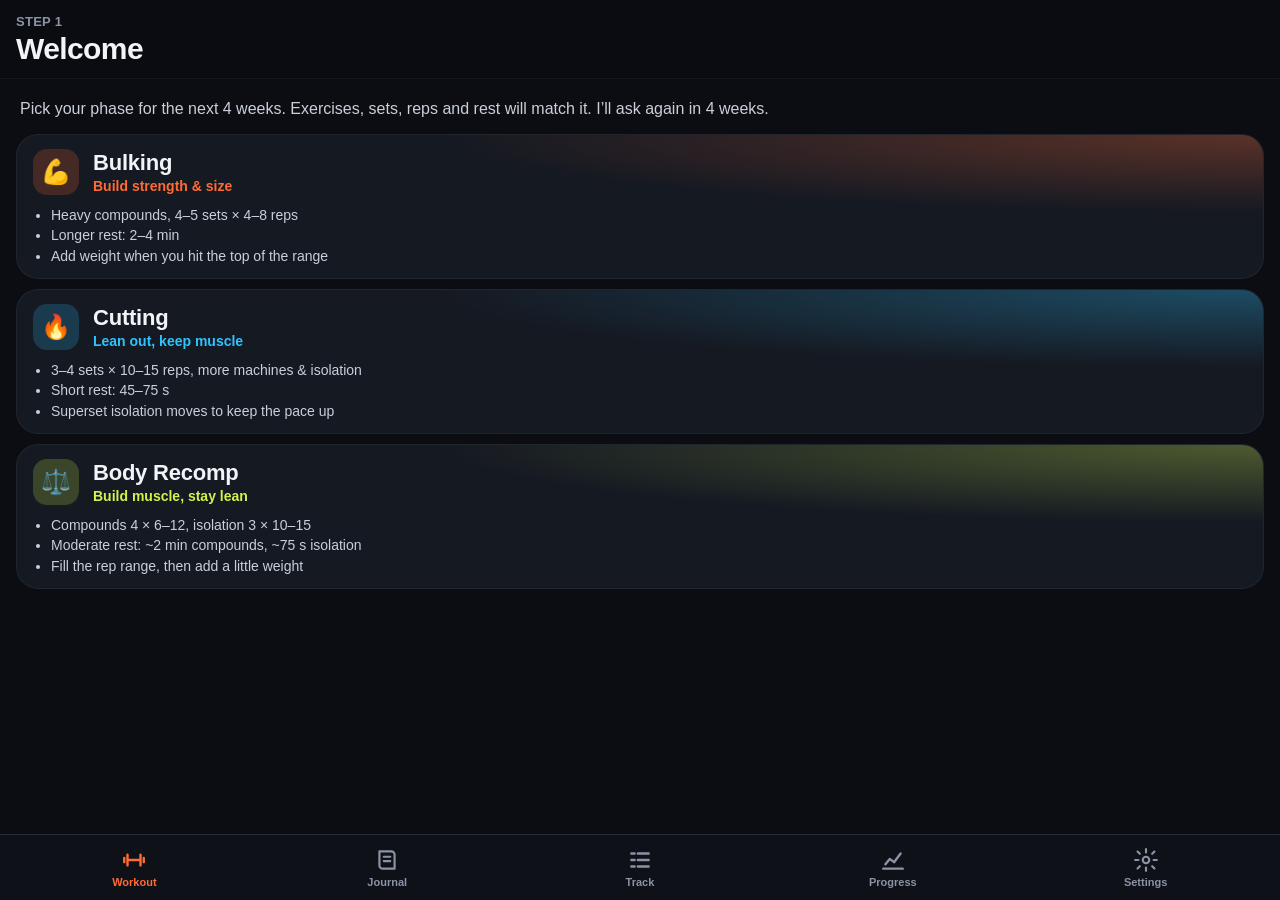
<file: index.html>
<!DOCTYPE html>
<html lang="en">
<head>
<meta charset="utf-8">
<meta name="viewport" content="width=device-width, initial-scale=1, viewport-fit=cover, user-scalable=no">
<meta name="theme-color" content="#0b0d12">
<meta name="apple-mobile-web-app-capable" content="yes">
<meta name="mobile-web-app-capable" content="yes">
<meta name="apple-mobile-web-app-status-bar-style" content="black-translucent">
<meta name="apple-mobile-web-app-title" content="Lift Log">
<meta name="description" content="Personal lifting tracker">
<title>Lift Log</title>
<link rel="manifest" href="manifest.webmanifest">
<link rel="apple-touch-icon" href="icons/apple-touch-icon.png">
<link rel="icon" type="image/png" sizes="192x192" href="icons/icon-192.png">
<link rel="stylesheet" href="styles.css?v=84">
</head>
<body>
<div id="app">
  <header id="topbar">
    <button id="backBtn" class="icon-btn hidden" aria-label="Back">
      <svg viewBox="0 0 24 24" width="26" height="26"><path d="M15 5l-7 7 7 7" fill="none" stroke="currentColor" stroke-width="2.4" stroke-linecap="round" stroke-linejoin="round"/></svg>
    </button>
    <div class="titles">
      <div id="subtitle" class="subtitle"></div>
      <h1 id="title">Workout</h1>
    </div>
    <div id="topAction"></div>
  </header>
  <main id="view"></main>
  <nav id="tabbar">
    <button class="tab active" data-tab="workout">
      <svg viewBox="0 0 24 24"><path d="M3 10v4M6 7v10M18 7v10M21 10v4M6 12h12" fill="none" stroke="currentColor" stroke-width="2.2" stroke-linecap="round"/></svg>
      <span>Workout</span>
    </button>
    <button class="tab" data-tab="journal">
      <svg viewBox="0 0 24 24"><path d="M5 4h11a3 3 0 0 1 3 3v13H8a3 3 0 0 1-3-3V4z M9 9h6M9 13h6" fill="none" stroke="currentColor" stroke-width="2" stroke-linejoin="round" stroke-linecap="round"/></svg>
      <span>Journal</span>
    </button>
    <button class="tab" data-tab="track">
      <svg viewBox="0 0 24 24"><path d="M4 6h3M4 12h3M4 18h3M10 6h10M10 12h10M10 18h10" fill="none" stroke="currentColor" stroke-width="2.2" stroke-linecap="round"/></svg>
      <span>Track</span>
    </button>
    <button class="tab" data-tab="progress">
      <svg viewBox="0 0 24 24"><path d="M3 20h18M5 16l4-5 4 3 6-8" fill="none" stroke="currentColor" stroke-width="2.2" stroke-linecap="round" stroke-linejoin="round"/></svg>
      <span>Progress</span>
    </button>
    <button class="tab" data-tab="settings">
      <svg viewBox="0 0 24 24"><circle cx="12" cy="12" r="3" fill="none" stroke="currentColor" stroke-width="2"/><path d="M12 2v3M12 19v3M4.2 4.2l2.1 2.1M17.7 17.7l2.1 2.1M2 12h3M19 12h3M4.2 19.8l2.1-2.1M17.7 6.3l2.1-2.1" stroke="currentColor" stroke-width="2" stroke-linecap="round"/></svg>
      <span>Settings</span>
    </button>
  </nav>
</div>
<div id="sheetWrap" class="hidden"><div id="sheetBackdrop"></div><div id="sheet"></div></div>
<div id="demoWrap" class="hidden"><div id="demoBackdrop"></div><div id="demoCard" role="dialog" aria-modal="true" aria-labelledby="demoTitle"></div></div>
<div id="toast"></div>
<script src="mychart.config.js?v=84"></script>
<script src="mychart.js?v=84"></script>
<script src="assets/demos/catalog.js?v=84"></script>
<script src="demos.js?v=84"></script>
<script src="foods-data.js?v=84"></script>
<script src="foods.js?v=84"></script>
<script src="app.js?v=84"></script>
</body>
</html>
</file>
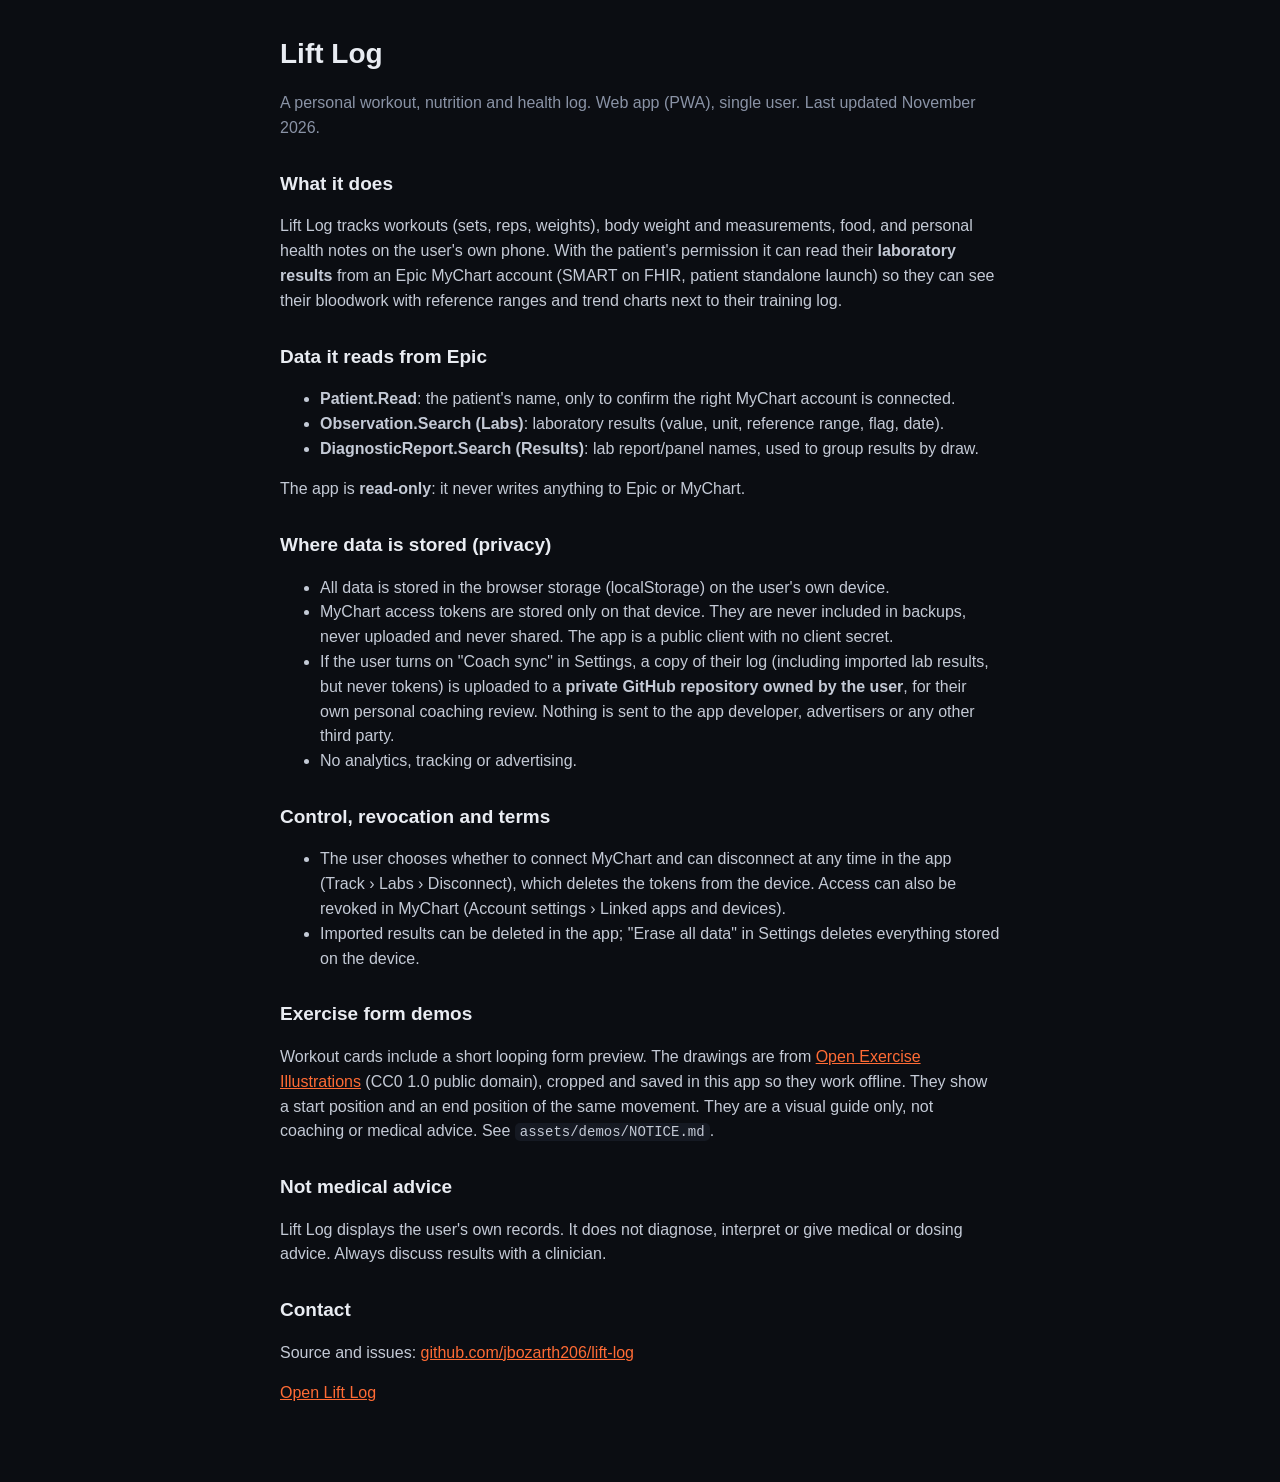
<file: about.html>
<!DOCTYPE html>
<html lang="en">
<head>
<meta charset="utf-8">
<meta name="viewport" content="width=device-width, initial-scale=1">
<title>Lift Log · About &amp; Privacy</title>
<style>
  body{margin:0;background:#0b0d12;color:#e9ecf2;font:16px/1.55 -apple-system,BlinkMacSystemFont,"Segoe UI",Roboto,sans-serif}
  main{max-width:720px;margin:0 auto;padding:32px 20px 60px} h1{font-size:28px;margin:0 0 4px} h2{font-size:19px;margin:28px 0 8px}
  p,li{color:#c4cad6} .muted{color:#8a93a6} a{color:#ff6b35} code{background:#151922;padding:1px 5px;border-radius:5px;font-size:14px}
</style>
</head>
<body>
<main>
<h1>Lift Log</h1>
<p class="muted">A personal workout, nutrition and health log. Web app (PWA), single user. Last updated November 2026.</p>

<h2>What it does</h2>
<p>Lift Log tracks workouts (sets, reps, weights), body weight and measurements, food, and personal health notes on the user's own phone. With the patient's permission it can read their <b>laboratory results</b> from an Epic MyChart account (SMART on FHIR, patient standalone launch) so they can see their bloodwork with reference ranges and trend charts next to their training log.</p>

<h2>Data it reads from Epic</h2>
<ul>
  <li><b>Patient.Read</b>: the patient's name, only to confirm the right MyChart account is connected.</li>
  <li><b>Observation.Search (Labs)</b>: laboratory results (value, unit, reference range, flag, date).</li>
  <li><b>DiagnosticReport.Search (Results)</b>: lab report/panel names, used to group results by draw.</li>
</ul>
<p>The app is <b>read-only</b>: it never writes anything to Epic or MyChart.</p>

<h2 id="privacy">Where data is stored (privacy)</h2>
<ul>
  <li>All data is stored in the browser storage (localStorage) on the user's own device.</li>
  <li>MyChart access tokens are stored only on that device. They are never included in backups, never uploaded and never shared. The app is a public client with no client secret.</li>
  <li>If the user turns on "Coach sync" in Settings, a copy of their log (including imported lab results, but never tokens) is uploaded to a <b>private GitHub repository owned by the user</b>, for their own personal coaching review. Nothing is sent to the app developer, advertisers or any other third party.</li>
  <li>No analytics, tracking or advertising.</li>
</ul>

<h2 id="terms">Control, revocation and terms</h2>
<ul>
  <li>The user chooses whether to connect MyChart and can disconnect at any time in the app (Track › Labs › Disconnect), which deletes the tokens from the device. Access can also be revoked in MyChart (Account settings › Linked apps and devices).</li>
  <li>Imported results can be deleted in the app; "Erase all data" in Settings deletes everything stored on the device.</li>
</ul>

<h2>Exercise form demos</h2>
<p>Workout cards include a short looping form preview. The drawings are from <a href="https://github.com/hitmanrepo/open-exercise-illustrations">Open Exercise Illustrations</a> (CC0 1.0 public domain), cropped and saved in this app so they work offline. They show a start position and an end position of the same movement. They are a visual guide only, not coaching or medical advice. See <code>assets/demos/NOTICE.md</code>.</p>

<h2>Not medical advice</h2>
<p>Lift Log displays the user's own records. It does not diagnose, interpret or give medical or dosing advice. Always discuss results with a clinician.</p>

<h2>Contact</h2>
<p>Source and issues: <a href="https://github.com/jbozarth206/lift-log">github.com/jbozarth206/lift-log</a></p>
<p class="muted"><a href="./">Open Lift Log</a></p>
</main>
</body>
</html>
</file>
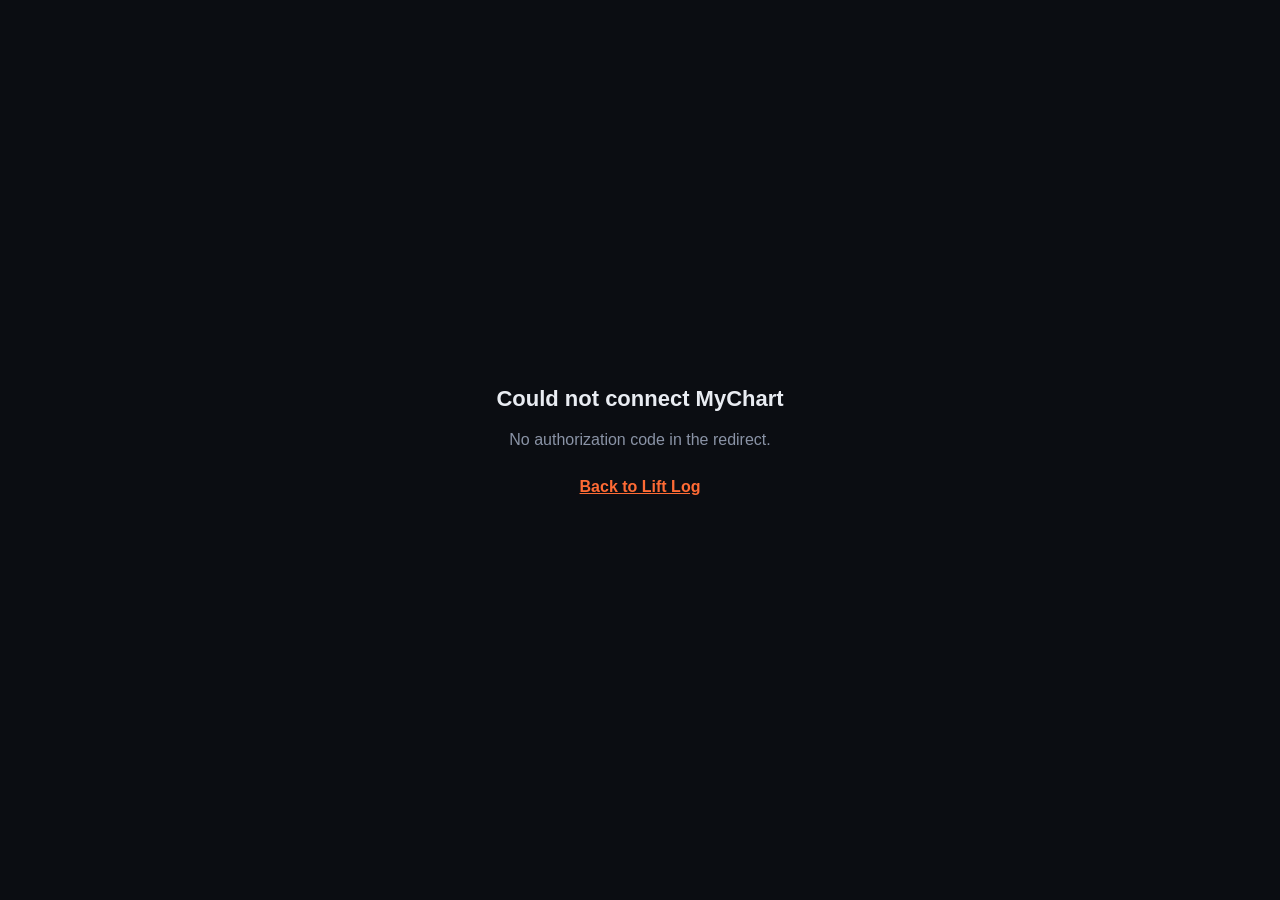
<file: callback.html>
<!DOCTYPE html>
<html lang="en">
<head>
<meta charset="utf-8">
<meta name="viewport" content="width=device-width, initial-scale=1, viewport-fit=cover">
<meta name="theme-color" content="#0b0d12">
<meta name="referrer" content="no-referrer">
<title>Lift Log · Connecting MyChart</title>
<style>
  body{margin:0;min-height:100vh;display:flex;align-items:center;justify-content:center;background:#0b0d12;color:#e9ecf2;font:16px -apple-system,BlinkMacSystemFont,"Segoe UI",Roboto,sans-serif;text-align:center;padding:24px;box-sizing:border-box}
  .box{max-width:340px} h1{font-size:22px;margin:0 0 8px} p{color:#8a93a6;line-height:1.45} a{color:#ff6b35;font-weight:600}
  .spin{width:34px;height:34px;border:3px solid #262c38;border-top-color:#ff6b35;border-radius:50%;margin:0 auto 18px;animation:s 1s linear infinite}@keyframes s{to{transform:rotate(360deg)}}
</style>
</head>
<body>
<div class="box"><div class="spin" id="spin"></div><h1 id="t">Connecting MyChart…</h1><p id="m">Finishing secure sign-in.</p></div>
<script src="mychart.config.js?v=7"></script>
<script src="mychart.js?v=7"></script>
<script>
(async () => {
  const q = location.search;
  // drop the one-time code from the address bar/history right away
  history.replaceState(null, '', location.pathname);
  const r = await MyChart.handleCallback(q);
  if (r.ok) { location.replace('./?mychart=connected'); return; }
  document.getElementById('spin').remove();
  document.getElementById('t').textContent = 'Could not connect MyChart';
  const msg = r.error === 'state-mismatch'
    ? 'This sign-in was started somewhere else (for example Safari vs. the Home Screen app). Open Lift Log the same way you started and tap Connect MyChart again.'
    : r.error;
  document.getElementById('m').innerHTML = '';
  document.getElementById('m').append(msg, document.createElement('br'), document.createElement('br'));
  const a = document.createElement('a'); a.href = './?mychart=error'; a.textContent = 'Back to Lift Log'; document.getElementById('m').append(a);
})();
</script>
</body>
</html>
</file>
<file: styles.css>
:root{
  --bg:#0b0d12; --card:#151922; --card2:#1c212c; --line:#262c38;
  --text:#f2f4f8; --muted:#8b93a5; --accent:#ff6b35; --accent2:#ff955c;
  --green:#3ddc97; --red:#ff4d5e;
  --back:#4f8cff; --chest:#ff6b35; --legs:#3ddc97; --shoulders:#b77dff;
  --sat:env(safe-area-inset-top,0px); --sab:env(safe-area-inset-bottom,0px);
  --tabh:64px;
}
*{box-sizing:border-box;-webkit-tap-highlight-color:transparent}
html,body{margin:0;height:100%;background:var(--bg);color:var(--text);
  font-family:-apple-system,BlinkMacSystemFont,"SF Pro Text","Segoe UI",Roboto,Helvetica,Arial,sans-serif;
  -webkit-font-smoothing:antialiased;overscroll-behavior-y:none}
button{font:inherit;color:inherit;border:0;background:none;cursor:pointer;padding:0}
input,select{font:inherit;color:var(--text)}
.hidden{display:none!important}
#app{min-height:100%;display:flex;flex-direction:column}
#topbar{position:sticky;top:0;z-index:10;display:flex;align-items:flex-end;gap:6px;
  padding:calc(var(--sat) + 14px) 16px 12px;background:rgba(11,13,18,.88);
  backdrop-filter:saturate(180%) blur(18px);-webkit-backdrop-filter:saturate(180%) blur(18px);
  border-bottom:1px solid rgba(255,255,255,.04)}
.titles{flex:1;min-width:0}
.subtitle{font-size:13px;color:var(--muted);font-weight:600;letter-spacing:.02em;text-transform:uppercase;min-height:16px}
#title{margin:2px 0 0;font-size:30px;font-weight:800;letter-spacing:-.02em;white-space:nowrap;overflow:hidden;text-overflow:ellipsis}
.icon-btn{width:40px;height:40px;display:grid;place-items:center;border-radius:12px;color:var(--accent);margin-left:-8px;margin-bottom:2px}
.icon-btn:active{background:var(--card)}
.text-btn{color:var(--accent);font-weight:600;font-size:16px;padding:10px 4px}
#view{flex:1;padding:16px 16px calc(var(--tabh) + var(--sab) + 28px)}
#tabbar{position:fixed;left:0;right:0;bottom:0;z-index:20;display:flex;
  padding:6px 8px calc(var(--sab) + 6px);background:rgba(16,19,26,.92);
  backdrop-filter:saturate(180%) blur(18px);-webkit-backdrop-filter:saturate(180%) blur(18px);
  border-top:1px solid var(--line)}
.tab{flex:1;display:flex;flex-direction:column;align-items:center;gap:3px;padding:6px 0;color:var(--muted);font-size:11px;font-weight:600}
.tab svg{width:26px;height:26px}
.tab.active{color:var(--accent)}

/* Cards */
.section-title{font-size:13px;color:var(--muted);font-weight:700;text-transform:uppercase;letter-spacing:.05em;margin:22px 4px 10px}
.section-title:first-child{margin-top:4px}
.card{background:var(--card);border-radius:18px;padding:16px;border:1px solid rgba(255,255,255,.03)}
.group-grid{display:grid;grid-template-columns:1fr 1fr;gap:12px}
.group-card{position:relative;overflow:hidden;height:150px;border-radius:22px;padding:16px;text-align:left;
  display:flex;flex-direction:column;justify-content:flex-end;background:var(--card);
  border:1px solid rgba(255,255,255,.04);transition:transform .12s}
.group-card:active{transform:scale(.97)}
.group-card .glow{position:absolute;inset:0;opacity:.9;background:radial-gradient(120% 90% at 100% 0%,var(--c) 0%,transparent 60%);opacity:.35}
.group-card .gicon{position:absolute;top:14px;left:14px;width:44px;height:44px;border-radius:14px;display:grid;place-items:center;background:color-mix(in srgb,var(--c) 22%,transparent);color:var(--c)}
.group-card .gicon svg{width:26px;height:26px}
.group-card .gname{position:relative;font-size:22px;font-weight:800;letter-spacing:-.01em}
.group-card .gmeta{position:relative;font-size:13px;color:var(--muted);margin-top:3px}
.hero{display:flex;gap:12px;margin-bottom:6px}
.stat{flex:1;background:var(--card);border-radius:16px;padding:12px 14px}
.stat .v{font-size:22px;font-weight:800}
.stat .l{font-size:12px;color:var(--muted);font-weight:600;margin-top:2px}

.list{display:flex;flex-direction:column;gap:10px}
.row{display:flex;align-items:center;gap:10px;background:var(--card);border-radius:16px;padding:10px 12px;min-height:72px;text-align:left;width:100%;border:1px solid rgba(255,255,255,.03)}
.row:active{background:var(--card2)}
.row .main{flex:1;min-width:0}
.row .name{font-size:16px;font-weight:700;line-height:1.2;display:-webkit-box;-webkit-line-clamp:2;-webkit-box-orient:vertical;overflow:hidden}
.row .meta{font-size:13px;color:var(--muted);margin-top:4px}
.row .chev{color:#4a5263}
.pill{display:inline-flex;align-items:center;gap:4px;font-size:12px;font-weight:700;padding:4px 9px;border-radius:999px;background:var(--card2);color:var(--muted)}
.pill.done{background:rgba(61,220,151,.14);color:var(--green)}
.dot{width:10px;height:10px;border-radius:50%;background:var(--c);flex:none}
.badge-num{width:34px;height:34px;border-radius:11px;display:grid;place-items:center;font-weight:800;background:color-mix(in srgb,var(--c) 18%,transparent);color:var(--c);flex:none}

/* Logger */
.target{display:flex;align-items:center;justify-content:space-between;background:linear-gradient(135deg,color-mix(in srgb,var(--c) 26%,var(--card)) 0%,var(--card) 70%);border-radius:20px;padding:18px}
.target .big{font-size:34px;font-weight:800;letter-spacing:-.02em}
.target .lbl{font-size:12px;color:var(--muted);font-weight:700;text-transform:uppercase;letter-spacing:.06em}
.target .last{text-align:right;font-size:13px;color:var(--muted);max-width:50%}
.target .last b{color:var(--text);display:block;font-size:15px;margin-top:2px}
.sets-head{display:grid;grid-template-columns:44px 1fr 1fr 40px;gap:10px;padding:0 6px;font-size:12px;color:var(--muted);font-weight:700;text-transform:uppercase;letter-spacing:.05em;margin:20px 0 8px}
.set-row{display:grid;grid-template-columns:44px 1fr 1fr 40px;gap:10px;align-items:center;background:var(--card);border-radius:16px;padding:10px 6px 10px 10px;margin-bottom:8px}
.set-row .sn{width:34px;height:34px;border-radius:11px;display:grid;place-items:center;background:var(--card2);font-weight:800;color:var(--muted)}
.set-row.filled .sn{background:var(--c);color:#0b0d12}
.field{position:relative}
.field input{width:100%;height:52px;border-radius:12px;border:1.5px solid var(--line);background:var(--bg);font-size:22px;font-weight:700;text-align:center;padding:0 30px 0 8px;outline:none;-moz-appearance:textfield}
.field input:focus{border-color:var(--accent)}
.field input::placeholder{color:#3c4352;font-weight:600}
.field input::-webkit-outer-spin-button,.field input::-webkit-inner-spin-button{-webkit-appearance:none;margin:0}
.field .unit{position:absolute;right:9px;top:50%;transform:translateY(-50%);font-size:11px;color:var(--muted);font-weight:700;pointer-events:none}
.field .hint{position:absolute;left:0;right:0;bottom:-15px;text-align:center;font-size:10.5px;color:var(--muted);white-space:nowrap}
.set-row.has-hint{padding-bottom:22px}
.del-set{width:36px;height:36px;border-radius:10px;display:grid;place-items:center;color:#5b6375}
.del-set:active{background:var(--card2);color:var(--red)}
.btn{display:flex;align-items:center;justify-content:center;gap:8px;width:100%;height:56px;border-radius:16px;font-size:17px;font-weight:700;background:var(--card);border:1px solid var(--line)}
.btn:active{opacity:.8}
.btn.primary{background:linear-gradient(135deg,var(--accent),var(--accent2));border:0;color:#140a04;box-shadow:0 8px 24px rgba(255,107,53,.25)}
.btn.danger{color:var(--red);background:rgba(255,77,94,.08);border-color:rgba(255,77,94,.25)}
.btn.small{height:46px;font-size:15px}
.btn-row{display:flex;gap:10px;margin-top:12px}
.date-chip{display:flex;align-items:center;justify-content:space-between;background:var(--card);border-radius:14px;padding:6px 6px 6px 14px;margin-top:12px;font-size:14px;color:var(--muted);font-weight:600}
.date-chip input{background:var(--card2);border:0;border-radius:10px;padding:8px 10px;color:var(--text);font-weight:600;min-height:38px}

/* Journal */
.day-head{font-size:13px;color:var(--muted);font-weight:700;text-transform:uppercase;letter-spacing:.05em;margin:20px 4px 8px}
.day-head:first-child{margin-top:4px}
.session-card{width:100%;text-align:left;background:var(--card);border-radius:18px;padding:14px 16px;border:1px solid rgba(255,255,255,.03);margin-bottom:10px;display:block}
.session-card:active{background:var(--card2)}
.session-top{display:flex;align-items:center;gap:10px}
.session-top .gname{font-size:18px;font-weight:800;flex:1}
.session-top .vol{font-size:13px;color:var(--muted);font-weight:600}
.ex-lines{margin-top:10px;display:flex;flex-direction:column;gap:6px}
.ex-line{display:flex;justify-content:space-between;gap:10px;font-size:14px}
.ex-line .n{color:var(--text);font-weight:600;white-space:nowrap;overflow:hidden;text-overflow:ellipsis}
.ex-line .s{color:var(--muted);white-space:nowrap;font-variant-numeric:tabular-nums}
.detail-ex{background:var(--card);border-radius:18px;padding:14px 16px;margin-bottom:10px}
.detail-ex .hd{display:flex;align-items:center;gap:8px}
.detail-ex .hd .n{flex:1;font-size:17px;font-weight:700}
.set-table{margin-top:10px;width:100%;border-collapse:collapse;font-variant-numeric:tabular-nums}
.set-table td{padding:7px 0;border-top:1px solid var(--line);font-size:15px}
.set-table td:first-child{color:var(--muted);width:60px}
.set-table td:last-child{text-align:right;color:var(--muted);font-size:13px}
.mini-btn{font-size:14px;font-weight:600;color:var(--accent);padding:8px 10px;border-radius:10px;background:var(--card2)}
.mini-btn.red{color:var(--red)}

/* Segmented */
.seg{display:flex;background:var(--card);border-radius:13px;padding:3px;gap:3px}
.seg button{flex:1;height:36px;border-radius:10px;font-size:14px;font-weight:600;color:var(--muted)}
.seg button.on{background:var(--card2);color:var(--text);box-shadow:0 1px 3px rgba(0,0,0,.4)}
.select{width:100%;height:52px;border-radius:14px;background:var(--card);border:1px solid var(--line);padding:0 14px;font-size:17px;font-weight:600;appearance:none;-webkit-appearance:none;
  background-image:url("data:image/svg+xml,%3Csvg xmlns='http://www.w3.org/2000/svg' width='14' height='14' viewBox='0 0 24 24'%3E%3Cpath d='M6 9l6 6 6-6' fill='none' stroke='%238b93a5' stroke-width='2.5'/%3E%3C/svg%3E");background-repeat:no-repeat;background-position:right 14px center}
.chart-card{background:var(--card);border-radius:20px;padding:16px 12px 10px;margin-top:12px}
.chart-head{display:flex;justify-content:space-between;align-items:flex-end;padding:0 6px 8px}
.chart-head .v{font-size:30px;font-weight:800;letter-spacing:-.02em}
.chart-head .v small{font-size:14px;color:var(--muted);font-weight:600;margin-left:4px}
.chart-head .d{font-size:13px;color:var(--muted);font-weight:600;text-align:right}
.delta{font-weight:700}
.delta.up{color:var(--green)} .delta.down{color:var(--red)}
svg.chart{width:100%;height:auto;display:block;touch-action:pan-y}
.pr-grid{display:grid;grid-template-columns:repeat(3,1fr);gap:10px;margin-top:12px}
.pr-grid .stat .v{font-size:19px}
.empty{text-align:center;color:var(--muted);padding:50px 20px}
.empty .ico{font-size:44px;margin-bottom:10px}
.empty h3{color:var(--text);margin:0 0 6px;font-size:19px}
.empty p{margin:0 0 18px;font-size:15px;line-height:1.4}

/* Settings */
.set-group{background:var(--card);border-radius:18px;overflow:hidden}
.set-item{display:flex;align-items:center;gap:12px;width:100%;text-align:left;padding:16px;min-height:58px;font-size:16px;font-weight:600;border-bottom:1px solid var(--line)}
.set-item:last-child{border-bottom:0}
.set-item:active{background:var(--card2)}
.set-item .sub{display:block;font-size:13px;color:var(--muted);font-weight:500;margin-top:2px}
.set-item .grow{flex:1}
.set-item.red{color:var(--red)}
.note{font-size:13px;color:var(--muted);line-height:1.45;margin:10px 6px 0}
.note a{color:var(--accent)}

/* Sheet */
#sheetWrap{position:fixed;inset:0;z-index:50}
#sheetBackdrop{position:absolute;inset:0;background:rgba(0,0,0,.55);animation:fade .2s}
#sheet{position:absolute;left:0;right:0;bottom:0;background:#141821;border-radius:24px 24px 0 0;padding:10px 18px calc(var(--sab) + 18px);max-height:90vh;overflow:auto;animation:up .25s cubic-bezier(.2,.9,.3,1)}
#sheet .grab{width:40px;height:5px;border-radius:3px;background:#363d4c;margin:0 auto 14px}
#sheet h2{margin:0 0 16px;font-size:21px}
.form-label{display:block;font-size:12px;color:var(--muted);font-weight:700;text-transform:uppercase;letter-spacing:.05em;margin:14px 2px 6px}
.text-input{width:100%;height:52px;border-radius:14px;border:1.5px solid var(--line);background:var(--bg);padding:0 14px;font-size:17px;outline:none}
.text-input:focus{border-color:var(--accent)}
.three{display:grid;grid-template-columns:1fr 1fr 1fr;gap:10px}
.three .text-input{text-align:center;font-weight:700}
@keyframes up{from{transform:translateY(100%)}to{transform:none}}
@keyframes fade{from{opacity:0}}
#toast{position:fixed;left:50%;bottom:calc(var(--tabh) + var(--sab) + 20px);transform:translateX(-50%) translateY(20px);background:#f2f4f8;color:#0b0d12;padding:12px 18px;border-radius:14px;font-weight:700;font-size:15px;opacity:0;pointer-events:none;transition:.25s;z-index:60;white-space:nowrap}
#toast.show{opacity:1;transform:translateX(-50%)}
.fade-in{animation:fade .18s}

/* v2: focus picker */
.focus-card{position:relative;overflow:hidden;display:flex;align-items:center;gap:14px;width:100%;text-align:left;background:var(--card);border-radius:18px;padding:18px 16px 18px 22px;min-height:88px;border:1px solid rgba(255,255,255,.03);transition:transform .12s}
.focus-card:active{transform:scale(.98);background:var(--card2)}
.focus-card .fbar{position:absolute;left:0;top:0;bottom:0;width:6px;background:var(--c)}
.focus-card::after{content:"";position:absolute;inset:0;background:radial-gradient(90% 120% at 100% 50%,color-mix(in srgb,var(--c) 14%,transparent),transparent 60%);pointer-events:none}
.focus-card .main{flex:1;min-width:0;position:relative;z-index:1}
.focus-card .name{font-size:21px;font-weight:800;letter-spacing:-.01em;display:flex;align-items:center;gap:8px}
.focus-card .meta{font-size:14px;color:#b4bbca;margin-top:3px}
.focus-card .meta2{font-size:12.5px;color:var(--muted);margin-top:4px}
.focus-card .chev{color:#4a5263;position:relative;z-index:1}
.pill.sugg{background:color-mix(in srgb,var(--c) 22%,transparent);color:var(--c);font-size:11px;padding:3px 8px}
.group-card .gmeta b{color:var(--text);font-weight:700}

/* v2: last-time panel */
.last-card{background:linear-gradient(140deg,color-mix(in srgb,var(--c) 30%,var(--card)) 0%,var(--card) 75%);border-radius:20px;padding:16px;border:1px solid color-mix(in srgb,var(--c) 35%,transparent)}
.lc-head{display:flex;justify-content:space-between;align-items:baseline;gap:10px;margin-bottom:12px}
.lc-title{font-size:13px;font-weight:800;text-transform:uppercase;letter-spacing:.07em;color:var(--c)}
.lc-date{font-size:13px;color:#c9cfdb;font-weight:600;text-align:right}
.lc-sets{display:grid;grid-template-columns:repeat(auto-fit,minmax(92px,1fr));gap:8px}
.lc-set{background:rgba(11,13,18,.55);border-radius:14px;padding:10px 10px 9px;text-align:center}
.lc-set .k{font-size:11px;color:var(--muted);font-weight:700;text-transform:uppercase;letter-spacing:.05em}
.lc-set .w{font-size:24px;font-weight:800;letter-spacing:-.02em;margin-top:2px;font-variant-numeric:tabular-nums}
.lc-set .w small{font-size:12px;color:var(--muted);font-weight:700}
.lc-set .r{font-size:14px;color:#c9cfdb;font-weight:600}
.lc-foot{font-size:12.5px;color:var(--muted);margin-top:12px;font-weight:600}
.lc-first{font-size:15px;color:#c9cfdb;line-height:1.4}
.target-row{display:flex;justify-content:space-between;align-items:center;background:var(--card);border-radius:14px;padding:14px 16px;margin-top:10px;font-size:14px;color:var(--muted);font-weight:600}
.target-row b{color:var(--text);font-size:17px}
.field input.prefilled{color:#9aa3b5;border-style:dashed;border-color:color-mix(in srgb,var(--c,#ff6b35) 45%,var(--line))}
.pre-note{display:flex;align-items:center;gap:8px;margin-top:4px}
.pre-dot{width:14px;height:14px;border-radius:5px;border:1.5px dashed var(--muted);flex:none}

/* v2: chips */
.chips{display:flex;flex-wrap:wrap;gap:8px}
.chip{padding:10px 14px;border-radius:999px;background:var(--card2);font-size:14px;font-weight:600;border:1.5px solid var(--line);min-height:42px}
.chip:active{opacity:.8}
.chip.toggle.on{background:color-mix(in srgb,var(--c) 22%,transparent);border-color:var(--c);color:var(--text)}
.chip.static{color:var(--muted);border-style:dashed;display:inline-flex;align-items:center}

/* v3: phases — accent comes from --c (Bulk #ff6b35, Cut #2ec4ff, Body Recomp #d2f34c) */
.lead{font-size:16px;line-height:1.45;color:#c9cfdb;margin:2px 4px 14px}
.phase-card{position:relative;overflow:hidden;width:100%;text-align:left;background:var(--card);border-radius:22px;padding:14px 16px 12px;border:1.5px solid rgba(255,255,255,.05);transition:transform .12s}
.phase-card::before{content:"";position:absolute;inset:0;background:radial-gradient(110% 90% at 100% 0%,color-mix(in srgb,var(--c) 30%,transparent),transparent 60%);pointer-events:none}
.phase-card:active{transform:scale(.98)}
.phase-card.current{border-color:var(--c)}
.ph-top{position:relative;display:flex;align-items:center;gap:14px}
.ph-top>div{flex:1}
.ph-ico{width:46px;height:46px;border-radius:14px;display:grid;place-items:center;font-size:24px;background:color-mix(in srgb,var(--c) 20%,transparent)}
.ph-name{font-size:22px;font-weight:800;letter-spacing:-.01em}
.ph-tag{font-size:14px;color:var(--c);font-weight:700;margin-top:2px}
.phase-card ul{position:relative;margin:10px 0 0;padding:0 0 0 18px;color:#c9cfdb;font-size:14px;line-height:1.45}
.pill.phase{background:color-mix(in srgb,var(--c) 20%,transparent);color:var(--c);font-size:11px;padding:3px 8px;vertical-align:middle;margin-left:4px;white-space:nowrap}
.phase-chip{display:flex;align-items:center;gap:12px;width:100%;text-align:left;background:linear-gradient(120deg,color-mix(in srgb,var(--c) 22%,var(--card)),var(--card) 70%);border:1px solid color-mix(in srgb,var(--c) 35%,transparent);border-radius:18px;padding:12px 14px;margin-bottom:12px}
.phase-chip:active{opacity:.85}
.pc-ico{font-size:24px}
.pc-main{flex:1;display:flex;flex-direction:column}
.pc-main b{font-size:17px;line-height:1.2}
.pc-main span{font-size:12.5px;color:var(--muted);margin-top:2px}
.pc-chg{font-size:14px;font-weight:700;color:var(--c)}
.phase-tip{font-size:13.5px;color:#c9cfdb;background:color-mix(in srgb,var(--c) 10%,var(--card));border-left:3px solid var(--c);border-radius:12px;padding:10px 12px;margin-bottom:12px;line-height:1.4}
.target-row>div{display:flex;flex-direction:column;gap:3px}
.target-row .rest{text-align:right;align-items:flex-end}
.tr-lbl{font-size:11px;font-weight:700;text-transform:uppercase;letter-spacing:.06em;color:var(--c)}
.target-row{border:1px solid color-mix(in srgb,var(--c) 25%,transparent)}
.four{display:grid;grid-template-columns:repeat(4,1fr);gap:8px}
.four .text-input{text-align:center;font-weight:700;padding:0 6px}
.sheet-ctx{display:inline-block;font-size:13px;font-weight:700;color:var(--c);background:color-mix(in srgb,var(--c) 14%,transparent);padding:6px 10px;border-radius:10px;margin:-6px 0 4px}

/* v4: coach */
.coach-banner{background:linear-gradient(135deg,rgba(61,220,151,.16),var(--card) 70%);border:1px solid rgba(61,220,151,.35);border-radius:18px;padding:14px 16px;margin-bottom:12px}
.cb-head{display:flex;justify-content:space-between;align-items:center;font-weight:800;font-size:16px}
.cb-x{width:32px;height:32px;border-radius:10px;color:var(--muted);font-size:16px}
.cb-x:active{background:var(--card2)}
.cb-msg{font-size:15px;line-height:1.45;color:#dfe4ec;margin-top:6px;white-space:pre-line}
.cb-list{margin:10px 0 0;padding:0 0 0 16px;font-size:13.5px;color:#c9cfdb;line-height:1.55}
.cb-list b{color:var(--green);font-weight:700}
.cb-more,.cb-foot{font-size:12px;color:var(--muted);margin-top:6px}
.coach-day{display:block;width:100%;text-align:left;margin:0 0 12px;padding:14px 16px;border-radius:18px;background:linear-gradient(135deg,color-mix(in srgb,var(--c,#3ddc97) 22%,var(--card)),var(--card) 68%);border:1px solid color-mix(in srgb,var(--c,#3ddc97) 45%,transparent)}
.coach-day:active{transform:scale(.985)}
.coach-day.rest{--c:#9aa6bd;background:linear-gradient(135deg,rgba(154,166,189,.18),var(--card) 70%)}
.coach-day .k{font-size:12px;font-weight:800;letter-spacing:.02em;color:var(--green)}
.coach-day.rest .k{color:#c5d0e0}
.coach-day .t{font-size:18px;font-weight:800;letter-spacing:-.02em;margin-top:3px}
.coach-day .n{font-size:13.5px;color:#c9cfdb;margin-top:4px;line-height:1.35}
.coach-day .m{font-size:13px;color:var(--muted);margin-top:8px;font-weight:700}
.coach-day .m b,.coach-day.done .k{color:var(--green)}
.coach-strip{background:linear-gradient(135deg,rgba(61,220,151,.16),var(--card) 72%);border:1px solid rgba(61,220,151,.4);border-radius:16px;padding:12px 14px;margin-bottom:12px}
.coach-strip .cs-top{display:flex;align-items:center;gap:8px}
.coach-strip .cs-k{flex:1;font-size:13px;font-weight:800;color:var(--green)}
.coach-strip .cs-t{font-size:17px;font-weight:800;margin-top:2px;letter-spacing:-.02em}
.coach-strip .cs-n,.coach-strip .cs-m{font-size:13.5px;color:#c9cfdb;margin-top:4px;line-height:1.35}
.coach-strip .cs-m{color:var(--muted);font-size:12.5px}
.coach-strip .cs-m b{color:var(--green)}
.coach-strip .text-btn{padding:6px 2px;font-size:15px;white-space:nowrap}
.coach-note{background:rgba(61,220,151,.08);border:1px solid rgba(61,220,151,.28);border-radius:14px;padding:12px 14px;margin-top:10px;font-size:14.5px;line-height:1.45;color:#dfe4ec}
.cn-lbl{display:block;font-size:11px;font-weight:800;text-transform:uppercase;letter-spacing:.06em;color:var(--green);margin-bottom:4px}
.token-row{gap:8px}
.token-row .text-input{height:44px;font-size:15px;flex:1}
.sync-dot{width:10px;height:10px;border-radius:50%;flex:none;background:#4a5263}
.sync-dot.sync-ok{background:var(--green)} .sync-dot.sync-err{background:var(--red)} .sync-dot.sync-busy{background:#ffc145}
.sub.sync-err{color:var(--red)!important} .sub.sync-ok{color:var(--green)!important}

/* v5: body log */
.two{display:grid;grid-template-columns:1fr 1fr;gap:10px}
.text-input.big-num{text-align:center;font-size:20px;font-weight:800}
input[type=date].text-input{font-size:16px;padding:0 10px}
.body-grid{display:grid;grid-template-columns:1fr 1fr;gap:10px}
.body-grid .field input{height:48px;font-size:18px}
.body-grid .field input::placeholder{font-size:14px;color:#5b6375}
.body-note{font-style:italic;color:#9aa3b5}
.mode-seg{margin-bottom:12px}
.legend{display:flex;gap:16px;justify-content:center;font-size:12px;color:var(--muted);font-weight:600;margin-top:4px}
.legend span{display:inline-flex;align-items:center;gap:6px}
.lg-dot{width:8px;height:8px;border-radius:50%;background:#2ec4ff;display:inline-block}
.lg-line{width:16px;height:3px;border-radius:2px;background:#ffc145;display:inline-block}
.tab span{white-space:nowrap}

/* v6: arms card, track hub, food, protocol */
.group-grid .group-card:nth-child(5){grid-column:span 2;height:110px}
.track-seg{margin-bottom:14px}
.track-seg button{font-size:13.5px}
.date-nav{display:flex;align-items:center;gap:8px;margin-bottom:12px}
.date-nav input{flex:1;height:44px;border-radius:12px;background:var(--card);border:1px solid var(--line);text-align:center;font-weight:700;font-size:16px;padding:0 10px}
.date-nav .icon-btn{margin:0;font-size:30px;line-height:1;background:var(--card);width:44px;height:44px}
.date-nav .icon-btn:disabled{opacity:.3}
.food-totals{background:var(--card);border-radius:20px;padding:16px;border:1px solid rgba(255,255,255,.04)}
.ft-kcal{display:flex;justify-content:space-between;align-items:flex-end;margin-bottom:8px}
.ft-kcal .big{font-size:32px;font-weight:800;letter-spacing:-.02em}
.ft-kcal .of{font-size:14px;color:var(--muted);font-weight:600}
.ft-left{font-size:14px;color:var(--muted);font-weight:700}
.mbar{display:block;height:8px;border-radius:5px;background:var(--card2);overflow:hidden;margin-top:6px}
.mbar i{display:block;height:100%;border-radius:5px}
.ft-macros{display:grid;grid-template-columns:repeat(3,1fr);gap:12px;margin-top:14px}
.ft-macros .ml{font-size:15px}.ft-macros .ml span{font-size:12px;color:var(--muted)}
.ft-macros .mn{font-size:11.5px;color:var(--muted);font-weight:700;text-transform:uppercase;letter-spacing:.05em;margin-top:5px}
.ft-src{font-size:12.5px;color:var(--muted);margin-top:12px}
.linkish{color:var(--accent);font-weight:700;font-size:12.5px}
.meal-head{display:flex;align-items:center;gap:8px;margin:20px 4px 8px;font-weight:800;font-size:16px}
.meal-head span:first-child{flex:1}
.meal-head .mk{font-size:13px;color:var(--muted);font-weight:600}
.food-row .kc,.dose-row .kc{font-size:18px;font-weight:800;text-align:right;white-space:nowrap}
.kc small{font-size:11px;color:var(--muted);font-weight:700}
.mlv{font-size:12px;color:var(--muted);font-weight:600}
.chip small{color:var(--muted);font-weight:600;margin-left:4px}
.check{display:flex;align-items:center;gap:10px;font-size:15px;font-weight:600;margin:16px 2px 0}
.check input{width:22px;height:22px;accent-color:var(--accent)}
.muted-card{color:#c9cfdb;font-size:15px;line-height:1.45}
.due-row.overdue{border-color:rgba(255,77,94,.4)}
.due-row.due{border-color:rgba(61,220,151,.35)}
.st-sub{text-transform:none;letter-spacing:0;font-weight:600;margin-left:6px}
.wk-item .grow{display:block}
.lab-text{white-space:pre-line;color:#c9cfdb}
.textarea{height:auto;min-height:110px;padding:12px 14px;resize:vertical;font-family:inherit}
.muted-inline{color:var(--muted);text-transform:none;letter-spacing:0;font-weight:600}
.btn:disabled{opacity:.4}
/* v7: Labs (MyChart) */
.track-seg button{font-size:12.5px;padding:0 2px}
.st-link{float:right;text-transform:none;letter-spacing:0;font-size:13px;font-weight:600;color:var(--accent)}
.mc-card .mc-head{display:flex;gap:12px;align-items:flex-start}
.mc-card .grow{flex:1;min-width:0}
.mc-card b{font-size:17px}
.mc-card .sub{font-size:13.5px;color:var(--muted);margin-top:3px;line-height:1.4}
.mc-card .btn-row{margin-top:12px}
.mc-card .btn-row + .btn-row{margin-top:8px}
.mc-card .select{margin-top:12px}
.mc-card.ok{border-color:rgba(61,220,151,.25)} .mc-card.warn{border-color:rgba(255,193,69,.35)}
.mc-dot{width:12px;height:12px;border-radius:50%;background:#4a5263;margin-top:6px;flex:none}
.mc-dot.ok{background:var(--green);box-shadow:0 0 0 4px rgba(61,220,151,.15)} .mc-dot.warn{background:#ffc145;box-shadow:0 0 0 4px rgba(255,193,69,.15)}
.lab-err{margin-top:10px;font-size:13.5px;color:#ffb3ba;background:rgba(255,77,94,.08);border-radius:10px;padding:8px 10px;line-height:1.4}
.lab-tiles{display:grid;grid-template-columns:1fr 1fr;gap:10px}
.lab-tile{background:var(--card);border-radius:16px;padding:12px 14px;text-align:left}
.lab-tile:active{transform:scale(.97)}
.lt-name{font-size:12.5px;color:var(--muted);font-weight:700}
.lt-val{font-size:21px;font-weight:800;margin-top:4px;white-space:nowrap}
.lt-val small,.lh-val small,.lab-v small{font-size:12px;color:var(--muted);font-weight:600}
.lt-sub{font-size:12px;color:var(--muted);margin-top:2px}
.flag{display:inline-block;font-size:11px;font-weight:800;padding:2px 6px;border-radius:6px;vertical-align:middle;margin-left:2px}
.flag-hi{background:rgba(255,77,94,.16);color:var(--red)} .flag-lo{background:rgba(79,140,255,.16);color:#7aa8ff} .flag-ab{background:rgba(255,193,69,.16);color:#ffc145}
.draw-title{margin-top:24px}
.draw-panels{text-transform:none;letter-spacing:0;font-weight:600;font-size:12.5px;margin-top:3px;color:#8a93a6}
.lab-res .meta{font-size:12.5px}
.lab-v{font-size:17px;font-weight:800;white-space:nowrap;text-align:right}
.lab-v.flagged{color:#ffd0d4}
.lab-hero .lh-val{font-size:34px;font-weight:800;margin:4px 0}
.lab-hero .sub{font-size:13.5px;color:var(--muted)}
.lab-delta{color:#aab2c2;font-weight:700}
/* v7.1: rest timer */
.set-row .sn{border:0;font-size:16px;cursor:pointer}
.set-row.done .sn{background:var(--green);color:#06140d}
body.has-rest #view{padding-bottom:calc(var(--tabh) + var(--sab) + 128px)}
body.has-rest #toast{bottom:calc(var(--tabh) + var(--sab) + 112px)}
#restBar{position:fixed;left:10px;right:10px;bottom:calc(var(--tabh) + var(--sab) + 8px);z-index:25;display:flex;align-items:center;gap:12px;
  padding:10px 10px 10px 12px;border-radius:20px;background:#1b2130;border:1px solid rgba(255,255,255,.08);box-shadow:0 12px 34px rgba(0,0,0,.55);transition:background .25s,border-color .25s}
#restBar .rb-ring{position:relative;width:56px;height:56px;flex:none}
#restBar .rb-ring svg{width:56px;height:56px;transform:rotate(-90deg)}
#restBar .rb-track{fill:none;stroke:#2c3445;stroke-width:6}
#restBar .rb-prog{fill:none;stroke:var(--accent);stroke-width:6;stroke-linecap:round;stroke-dasharray:100;stroke-dashoffset:0;transition:stroke-dashoffset .25s linear,stroke .25s}
#restBar .rb-icon{position:absolute;inset:0;display:grid;place-items:center;font-size:22px}
#restBar .rb-main{flex:1;min-width:0}
#restBar .rb-time{font-size:34px;font-weight:800;line-height:1;font-variant-numeric:tabular-nums;letter-spacing:-.02em}
#restBar .rb-label{font-size:12.5px;color:var(--muted);margin-top:4px;white-space:nowrap;overflow:hidden;text-overflow:ellipsis}
#restBar .rb-btns{display:flex;gap:6px;flex:none}
#restBar .rb-btn{min-width:44px;height:44px;border-radius:12px;background:#2a3142;font-weight:800;font-size:14px;color:var(--text);padding:0 8px}
#restBar .rb-skip{color:var(--accent)}
#restBar.rb-amber{background:#3a2a0c;border-color:#ffc145}
#restBar.rb-amber .rb-prog{stroke:#ffc145} #restBar.rb-amber .rb-time{color:#ffc145}
#restBar.rb-red{background:#3d1117;border-color:var(--red);animation:rbpulse .5s ease-in-out infinite alternate}
#restBar.rb-red .rb-prog{stroke:var(--red)} #restBar.rb-red .rb-time{color:#ff7a86}
#restBar.rb-go{background:#0f3324;border-color:var(--green);animation:rbpulse .6s ease-in-out 4 alternate}
#restBar.rb-go .rb-prog{stroke:var(--green)} #restBar.rb-go .rb-time{color:var(--green);font-size:26px}
#restBar.rb-go [data-rb="-15"],#restBar.rb-done [data-rb="-15"],#restBar.rb-done [data-rb="15"]{display:none}
#restBar.rb-done{background:#14261f;border-color:rgba(61,220,151,.4)} #restBar.rb-done .rb-time{font-size:22px;color:var(--green)} #restBar.rb-done .rb-prog{stroke:var(--green)}
@keyframes rbpulse{from{transform:scale(1)}to{transform:scale(1.02)}}
.tog{font-size:13px;font-weight:800;padding:5px 11px;border-radius:999px;background:var(--card2);color:var(--muted)}
.tog.on{background:rgba(61,220,151,.16);color:var(--green)}
.rt-vol{gap:10px} .rt-vol input[type=range]{width:110px;accent-color:var(--accent)}
.mini-select{background:var(--card2);color:var(--text);border:0;border-radius:10px;padding:8px 10px;font-size:14px;font-weight:600;-webkit-appearance:none;appearance:none}

/* v7.2 coach set targets */
.tgt-card .tgt-note{margin-top:10px;font-size:13.5px;line-height:1.4;color:#dfe4ee;background:rgba(11,13,18,.45);border-radius:12px;padding:9px 11px}
.tgt-card .tgt-note.auto{color:#c9cfdb;font-size:12.5px}
.last-line{margin-top:10px;font-size:12.5px;color:var(--muted)}
.last-line summary{cursor:pointer;list-style:none;padding:2px 0}
.last-line summary::-webkit-details-marker{display:none}
.last-line summary b{color:#c9cfdb;font-weight:700}
.last-line summary::after{content:" ›";color:var(--muted)}
.last-line[open] summary::after{content:" ⌄"}
.last-line .lc-foot{margin-top:6px}
.vs-slot{position:absolute;right:4px;top:-9px;pointer-events:none}
.vs{display:inline-block;font-size:10px;font-weight:800;padding:2px 6px;border-radius:999px;letter-spacing:.02em;white-space:nowrap}
.vs-beat{background:#3ddc97;color:#06281a}
.vs-met{background:#5aa9ff;color:#04203f}
.vs-miss{background:#3a3f4b;color:#ffb4a8}
.set-table .vs{font-size:11px}
.jr-tgt{font-size:12.5px;color:var(--muted);margin:2px 0 6px}

/* v7.3 MyChart portal import */
.portal-card .portal-avail{margin-top:10px;font-size:13px;color:#c9cfdb}
.portal-avail summary{cursor:pointer;font-weight:700;color:var(--muted)}
.portal-avail .pa-day{margin-top:6px;line-height:1.4}
.portal-avail .pa-day b{color:#fff;margin-right:4px}
.draw-src{font-size:11.5px;font-weight:600;color:var(--muted);text-transform:none;letter-spacing:0;margin-top:2px}
.lab-note{background:var(--card);border-left:3px solid #5aa9ff;border-radius:10px;padding:9px 11px;margin:0 0 8px;font-size:13px;line-height:1.4;color:#dfe4ee}

/* v8: meal plan, daily checklist, progress photos */
.track-seg button{font-size:12px;padding:0 1px;letter-spacing:-.02em;white-space:nowrap;overflow:hidden}
.mini-btn.accent{background:linear-gradient(135deg,var(--accent),var(--accent2));color:#140a04;font-weight:700}
.chip.on{border-color:var(--accent);color:var(--accent)}
.mp-card{margin-top:12px;padding:14px}
.mp-head{display:flex;justify-content:space-between;align-items:flex-start;gap:10px;margin-bottom:6px}
.mp-head .sub,.mpm-head .sub{font-size:12.5px;color:var(--muted);margin-top:2px}
.mp-score{text-align:right;font-size:13px;color:var(--muted)}
.mp-score b{font-size:22px;color:var(--green)}
.mp-score span{display:block;font-size:11px}
.mp-meal{border-top:1px solid var(--line);padding:12px 0 6px}
.mp-meal.logged .mpm-head b{color:var(--green)}
.mpm-head{display:flex;align-items:center;gap:10px}
.mpm-head .grow{flex:1;min-width:0}
.mpm-time{font-size:12px;color:var(--muted);font-weight:600}
.mpm-foods{margin-top:8px;display:flex;flex-direction:column;gap:4px}
.mpf{display:flex;align-items:center;gap:8px;text-align:left;background:var(--card2);border-radius:10px;padding:8px 10px;font-size:14px}
.mpf .grow{flex:1;min-width:0}
.mpf small{color:var(--muted)}
.mpf-k{font-size:12px;color:var(--muted);white-space:nowrap}
.mpf-add{color:var(--accent);font-weight:800}
.mp-swaps{margin-top:8px;gap:6px}
.mp-swaps .chip{min-height:32px;padding:5px 10px;font-size:12.5px}
.mpm-note{font-size:12.5px;color:#c9cfdb;margin-top:6px}
.mp-groc{margin-top:10px;font-size:14px}
.mp-groc summary{cursor:pointer;font-weight:700;color:var(--muted)}
.mp-groc ul{margin:8px 0 0 18px;padding:0;line-height:1.6}
.plan-tag{font-size:11px;font-weight:700;color:var(--green)}
.plan-tag.ed{color:#ffc145}
.today-card{margin-top:12px;padding:14px}
.tc-head{display:flex;align-items:center;gap:12px}
.tc-head .grow{flex:1}
.tc-head .sub{font-size:12.5px;color:var(--muted)}
.tc-ring{width:52px;height:52px;transform:rotate(-90deg)}
.tc-ring circle{fill:none;stroke-width:5}
.tc-ring .bg{stroke:var(--card2)}
.tc-ring .fg{stroke:var(--green);stroke-linecap:round;transition:stroke-dashoffset .4s}
.tc-ring text{transform:rotate(90deg);transform-origin:26px 26px;fill:var(--text);font-size:13px;font-weight:800;text-anchor:middle}
.tc-items{display:grid;grid-template-columns:minmax(0,1fr) minmax(0,1fr);gap:8px;margin-top:12px}
.tc-item{min-width:0;display:flex;align-items:center;gap:8px;text-align:left;background:var(--card2);border-radius:12px;padding:9px 10px;min-height:52px}
.tc-item .grow{display:flex;flex-direction:column;min-width:0}
.tc-item b{font-size:13.5px;white-space:nowrap;overflow:hidden;text-overflow:ellipsis}
.tc-item small{font-size:11.5px;color:var(--muted);white-space:nowrap;overflow:hidden;text-overflow:ellipsis}
.tci-ico{width:26px;height:26px;border-radius:50%;display:grid;place-items:center;background:var(--bg);font-size:14px;flex:none}
.tc-item.done .tci-ico{background:var(--green);color:#06281a;font-weight:800}
.tc-item.done b{color:var(--green)}
.daily-sum{padding:14px}
.ds-top{font-size:15px}
.ds-top b{font-size:22px}
.ds-top .sub{color:var(--muted);font-size:13px}
.ds-week{display:flex;gap:6px;height:56px;margin-top:10px;align-items:flex-end}
.dsw{flex:1;height:100%;display:flex;flex-direction:column;justify-content:flex-end;align-items:center;gap:4px;font-size:11px;color:var(--muted)}
.dsw i{display:block;width:100%;background:var(--green);border-radius:6px 6px 3px 3px;opacity:.8}
.dsw.cur span{color:var(--text);font-weight:800}
.hb-row{display:flex;align-items:center;gap:10px}
.hb-check{width:30px;height:30px;border-radius:50%;border:2px solid var(--line);display:grid;place-items:center;flex:none;font-weight:800}
.hb-row.done .hb-check{background:var(--green);border-color:var(--green);color:#06281a}
.hb-val .main{flex:1;min-width:0}
.hb-in{width:74px;height:40px;border-radius:10px;border:1.5px solid var(--line);background:var(--bg);text-align:center;font-size:16px;font-weight:700;color:var(--text)}
.hb-unit{font-size:11px;color:var(--muted);width:26px}
.hb-val .mini-btn{padding:8px 7px;font-size:13px}
.photo-banner{display:flex;align-items:center;gap:10px;background:linear-gradient(135deg,rgba(90,169,255,.18),var(--card));border:1px solid rgba(90,169,255,.35);border-radius:16px;padding:12px;margin-bottom:12px}
.photo-banner .grow{flex:1}
.photo-banner .sub{font-size:12.5px;color:#c9cfdb}
.pb-ico{font-size:24px}
.pose-grid{display:grid;grid-template-columns:repeat(3,1fr);gap:8px;margin-top:10px}
.pose-tile{position:relative;aspect-ratio:3/4;border-radius:14px;background:var(--card);border:1.5px dashed var(--line);display:flex;align-items:flex-end;justify-content:center;overflow:hidden;cursor:pointer}
.pose-tile.has{border-style:solid;border-color:var(--green)}
.pose-tile.off{opacity:.5}
.pose-tile img{position:absolute;inset:0;width:100%;height:100%;object-fit:cover}
.pt-l{position:relative;margin:8px;padding:4px 10px;border-radius:999px;background:rgba(11,13,18,.75);font-size:13px;font-weight:700}
.ph-cloud{position:absolute;inset:0;display:grid;place-items:center;font-size:28px;color:var(--muted)}
.cmp-pick{display:flex;align-items:center;gap:8px;margin-top:10px}
.cmp-pick .select{height:44px;font-size:15px}
.cmp{display:grid;grid-template-columns:1fr 1fr;gap:8px;margin-top:10px}
.cmp-img{position:relative;aspect-ratio:3/4;border-radius:14px;background:var(--card);overflow:hidden;display:grid;place-items:center}
.cmp-img img{position:absolute;inset:0;width:100%;height:100%;object-fit:cover}
.cmp-img img.blur{filter:blur(6px)}
.cmp-load,.cmp-none{position:relative;font-size:13px;color:var(--muted)}
.cmp-cap{text-align:center;font-size:13px;margin-top:6px;color:#c9cfdb}
.ph-row .main{flex:1}
.ph-thumbs{display:flex;gap:4px}
.ph-t{position:relative;width:34px;height:45px;border-radius:6px;background:var(--card2);overflow:hidden}
.ph-t img{width:100%;height:100%;object-fit:cover}
.ph-t .ph-cloud{font-size:14px}

/* Form demos (app 8.3) */
.demo-thumb{position:relative;width:72px;height:72px;flex:none;border-radius:14px;overflow:hidden;background:#0e1116;border:1px solid rgba(255,255,255,.06);padding:0}
.demo-thumb:active{transform:scale(.97)}
.demo-thumb .badge-num{position:absolute;left:4px;bottom:4px;width:22px;height:22px;border-radius:7px;font-size:11px;background:rgba(11,13,18,.82);color:#fff;z-index:2}
.demo-visual{position:absolute;inset:0;background:#0b0d12}
.demo-visual img{position:absolute;inset:0;width:100%;height:100%;object-fit:contain;background:#0b0d12}
.demo-fallback{position:absolute;inset:0;display:grid;place-items:center;color:#6d7688}
.demo-fallback svg{width:34px;height:34px}
.form-strip{display:flex;align-items:center;gap:12px;width:100%;text-align:left;background:var(--card);border:1px solid rgba(255,255,255,.04);border-radius:16px;padding:8px;margin:0 0 12px}
.form-strip:active{background:var(--card2)}
.form-strip .demo-visual{position:relative;width:84px;height:84px;flex:none;border-radius:12px;overflow:hidden}
.form-none{cursor:default}
.form-none:active{background:var(--card)}
.form-none .demo-thumb{width:84px;height:84px}
.form-copy{display:flex;flex-direction:column;gap:2px;min-width:0}
.form-copy b{font-size:15px}
.form-copy span{font-size:13px;color:var(--muted);font-weight:600}
#demoWrap{position:fixed;inset:0;z-index:70;display:flex;align-items:flex-end;justify-content:center}
#demoWrap.hidden{display:none!important}
#demoBackdrop{position:absolute;inset:0;background:rgba(0,0,0,.62)}
#demoCard{position:relative;width:min(100%,440px);max-height:min(92vh,760px);overflow:auto;background:#141821;border-radius:24px 24px 0 0;padding:14px 16px calc(var(--sab) + 16px);animation:up .25s cubic-bezier(.2,.9,.3,1)}
.demo-top{display:flex;align-items:flex-start;gap:8px}
.demo-top h2{flex:1;margin:6px 0 10px;font-size:22px;line-height:1.15}
.demo-x{width:36px;height:36px;border-radius:12px;background:var(--card2);color:var(--text);font-size:16px;flex:none}
.demo-stage{position:relative;height:min(34vh,280px);border-radius:18px;overflow:hidden;background:#0b0d12}
.demo-stage .demo-visual{position:absolute;inset:0}
.demo-controls{display:flex;gap:8px;margin-top:10px}
.demo-muscles{display:flex;flex-wrap:wrap;gap:6px;margin-top:12px}
.demo-muscles span{font-size:12px;font-weight:700;color:#d5dbe8;background:var(--card2);border-radius:999px;padding:4px 9px}
.demo-eq{margin-top:8px;font-size:13px;color:var(--muted);font-weight:600}
.demo-cues{margin:10px 0 0;padding-left:18px}
.demo-cues li{margin:4px 0;font-size:15px;line-height:1.35}
.demo-note{margin:10px 0 0;font-size:13px;color:#c4cad6;line-height:1.4}
.demo-credit{margin:12px 0 0;font-size:11px;color:#6d7688}

/* v8.4: common foods picker */
.food-search{position:sticky;top:0;z-index:2;background:#141821;padding:2px 0 8px}
.chip-scroll{display:flex;gap:8px;overflow-x:auto;padding:2px 0 10px;margin:0 -2px;-webkit-overflow-scrolling:touch;scrollbar-width:none}
.chip-scroll::-webkit-scrollbar{display:none}
.chip-scroll .chip{flex:none}
.food-hit{display:flex;align-items:center;gap:10px;width:100%;text-align:left;background:var(--card);border:1px solid rgba(255,255,255,.04);border-radius:16px;padding:12px;margin:0 0 8px;min-height:64px}
.food-hit:active{background:var(--card2)}
.food-hit .grow{flex:1;min-width:0}
.food-hit .nm{display:block;font-weight:800;font-size:16px;line-height:1.25}
.food-hit .sub{display:block;color:var(--muted);font-size:13px;font-weight:600;margin-top:3px;white-space:nowrap;overflow:hidden;text-overflow:ellipsis}
.food-hit .kc{font-weight:800;font-size:16px;text-align:right;white-space:nowrap}
.food-x{width:36px;height:36px;border-radius:10px;color:var(--muted);font-size:16px;flex:none}
.food-x:active{background:var(--card2);color:var(--red)}
.srv-row{display:flex;gap:8px}
.srv-row button{flex:1;min-height:48px;border-radius:14px;background:var(--card2);border:1.5px solid var(--line);font-weight:800;font-size:16px}
.srv-row button.on{border-color:var(--accent);color:var(--accent);background:color-mix(in srgb,var(--accent) 16%,transparent)}
.macro-read{display:grid;grid-template-columns:repeat(4,1fr);gap:8px;margin-top:14px}
.macro-read div{background:var(--card);border-radius:14px;padding:10px 4px;text-align:center}
.macro-read b{display:block;font-size:18px;font-variant-numeric:tabular-nums}
.macro-read span{color:var(--muted);font-size:11px;font-weight:700;text-transform:uppercase;letter-spacing:.04em}
.amt-top{display:flex;align-items:flex-start;gap:8px}
.amt-top h3{flex:1;margin:0;font-size:20px;line-height:1.25}
#srvCustom{margin-top:8px}
</file>
